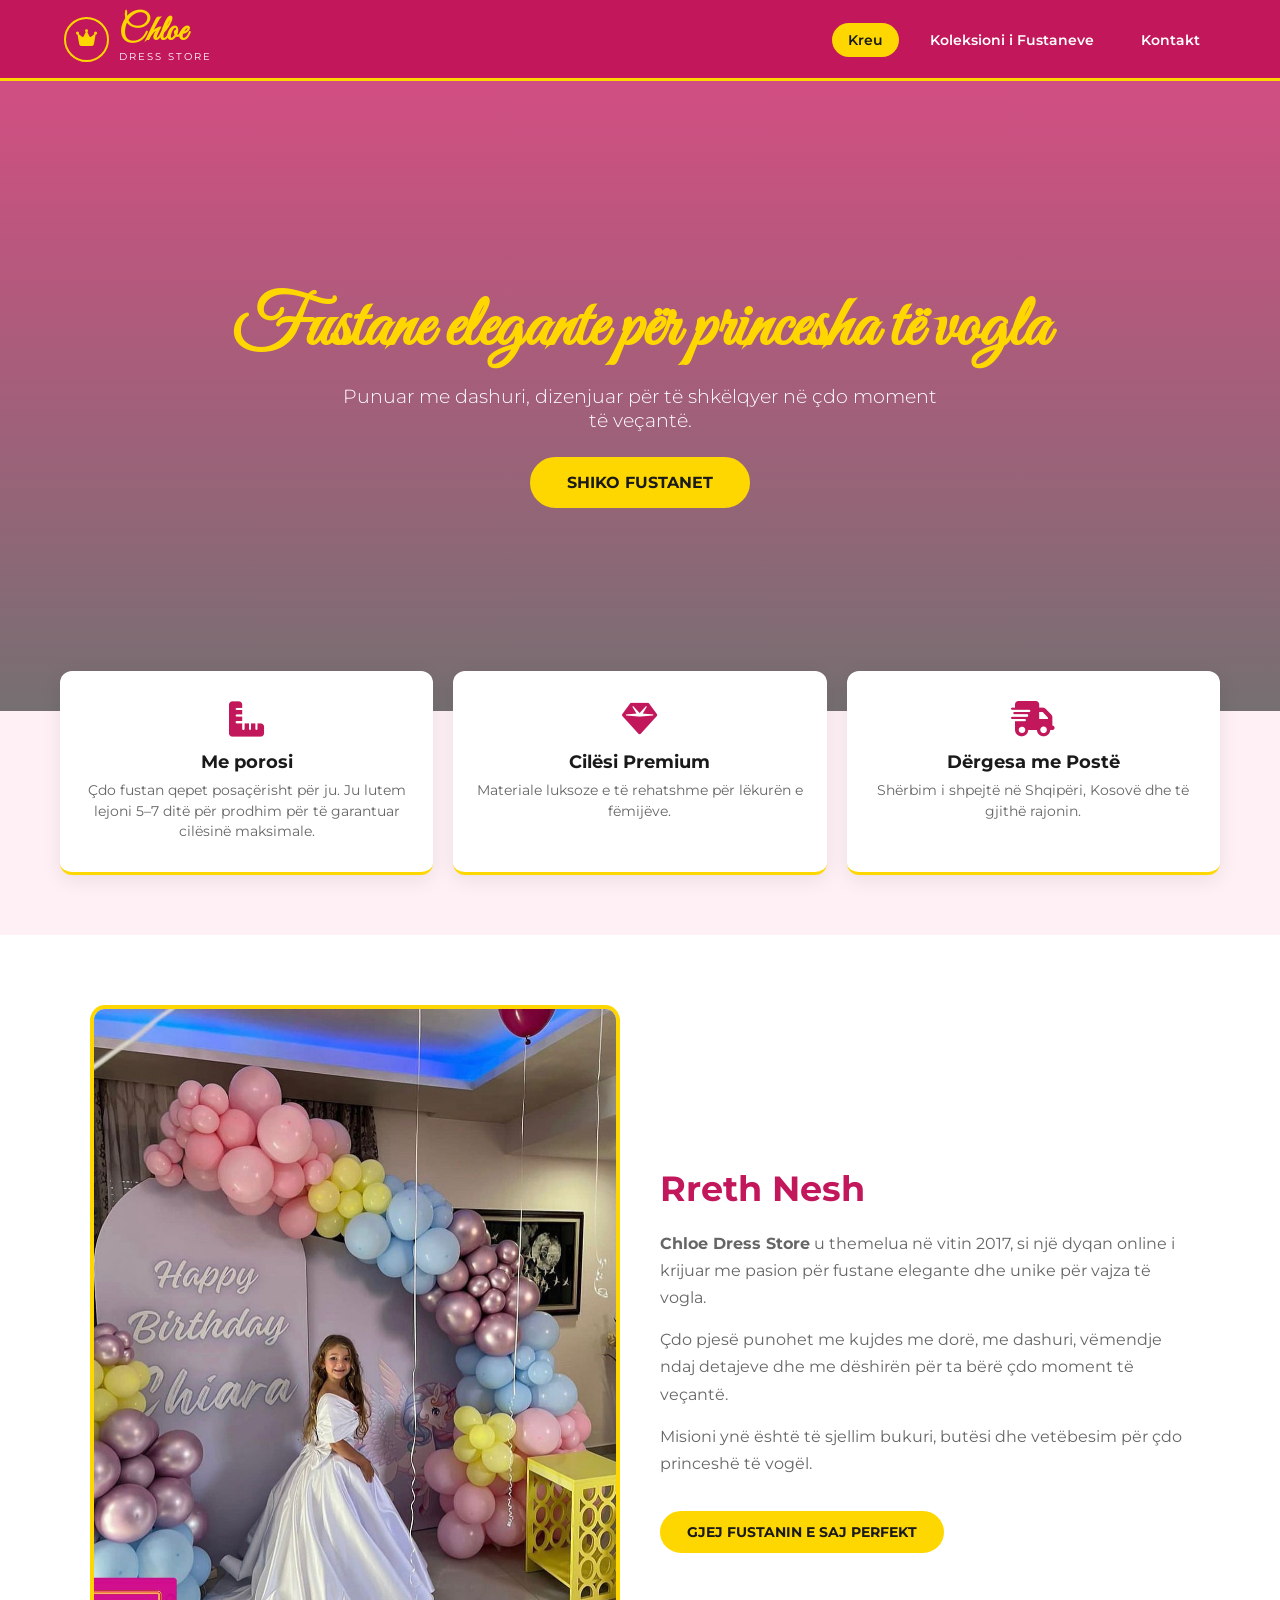
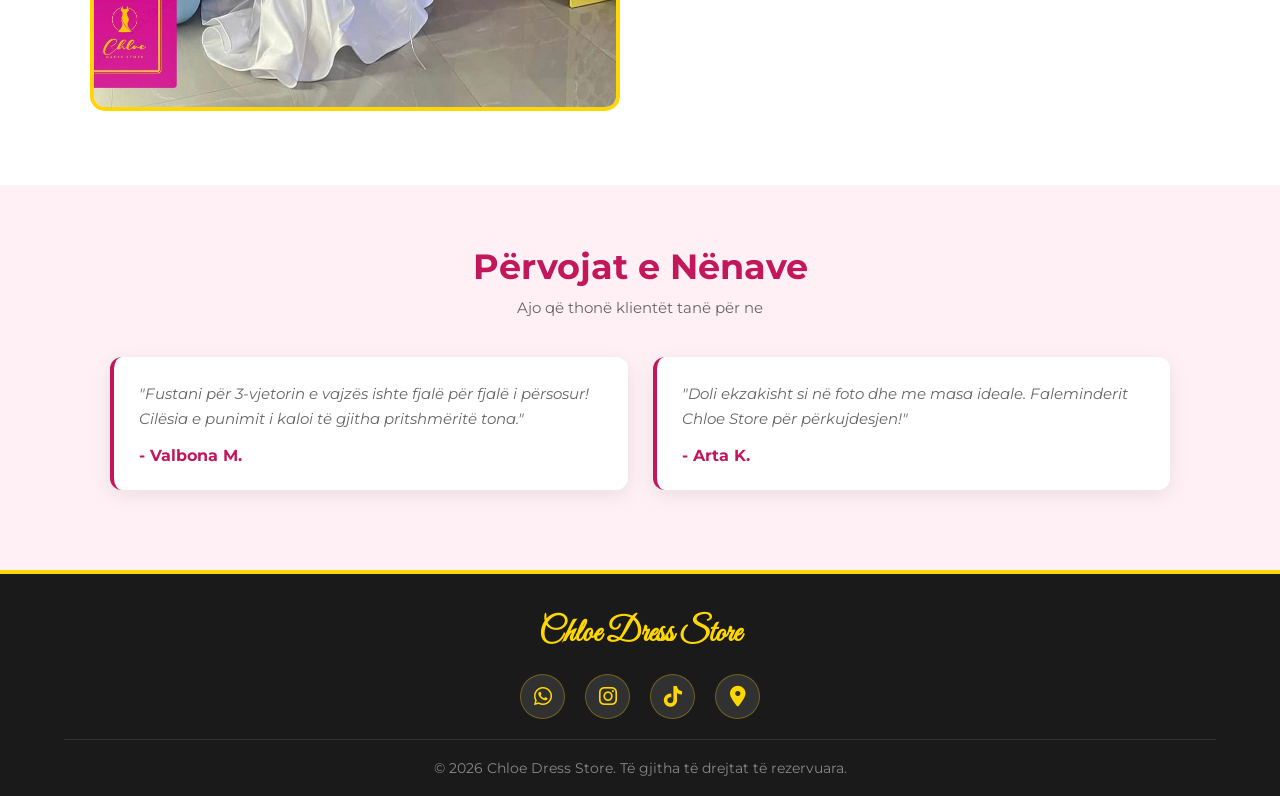
<file: index.html>
<!DOCTYPE html>
<html lang="sq">
<head>
    <meta charset="UTF-8">
    <meta name="viewport" content="width=device-width, initial-scale=1.0">
    <title>Chloe Dress Store | Kryesore</title>
    <link href="https://fonts.googleapis.com/css2?family=Great+Vibes&family=Montserrat:wght@300;400;500;600;700&display=swap" rel="stylesheet">
    <link rel="stylesheet" href="https://cdnjs.cloudflare.com/ajax/libs/font-awesome/6.4.0/css/all.min.css">
    <style>
        :root {
            --primary: #c2185b;
            --primary-hover: #9c0d45;
            --accent: #ffd700;
            --dark: #1a1a1a;
            --light-bg: #fff0f5;
            --white: #ffffff;
            --gray: #666666;
            --shadow: 0 5px 20px rgba(0,0,0,0.08);
        }

        * { margin: 0; padding: 0; box-sizing: border-box; font-family: 'Montserrat', sans-serif; scroll-behavior: smooth; }
        body { background-color: var(--light-bg); color: var(--dark); }

        header { background: var(--primary); padding: 15px 5%; position: sticky; top: 0; z-index: 1000; border-bottom: 3px solid var(--accent); }
        .nav-container { display: flex; justify-content: space-between; align-items: center; max-width: 1200px; margin: 0 auto; }
        .logo { display: flex; align-items: center; gap: 10px; text-decoration: none; }
        .logo-circle { width: 45px; height: 45px; border: 2px solid var(--accent); border-radius: 50%; display: flex; align-items: center; justify-content: center; color: var(--accent); font-size: 1.2rem; }
        .logo-text { font-family: 'Great Vibes', cursive; font-size: 2.2rem; color: var(--accent); font-weight: bold; line-height: 1; }
        .logo-sub { display: block; font-size: 0.65rem; letter-spacing: 2px; color: var(--white); text-transform: uppercase; }
        
        .nav-menu { display: flex; list-style: none; gap: 15px; }
        .nav-link { color: var(--white); text-decoration: none; font-weight: 600; font-size: 0.9rem; padding: 8px 16px; border-radius: 20px; transition: 0.3s; }
        .nav-link:hover, .nav-link.active { background: var(--accent); color: var(--dark); }
        .hamburger { display: none; color: var(--white); font-size: 1.5rem; cursor: pointer; }

        .hero { height: 70vh; background: linear-gradient(rgba(194, 24, 91, 0.75), rgba(26, 26, 26, 0.6)), url('https://images.unsplash.com/photo-1518831959646-742c3a14ebf7?auto=format&fit=crop&w=1500&q=80') center/cover; display: flex; align-items: center; justify-content: center; text-align: center; color: var(--white); padding: 0 20px; }
        .hero h1 { font-family: 'Great Vibes', cursive; font-size: 4.5rem; color: var(--accent); margin-bottom: 10px; }
        .hero p { font-size: 1.2rem; max-width: 600px; margin: 0 auto 25px auto; font-weight: 300; }
        .btn-primary { background: var(--accent); color: var(--dark); padding: 14px 35px; border-radius: 30px; text-decoration: none; font-weight: 700; text-transform: uppercase; border: 2px solid var(--accent); transition: 0.3s; display: inline-block; }
        .btn-primary:hover { background: transparent; color: var(--accent); }

        .features { display: grid; grid-template-columns: repeat(auto-fit, minmax(250px, 1fr)); gap: 20px; max-width: 1200px; margin: -40px auto 60px auto; padding: 0 20px; position: relative; z-index: 10; }
        .feature-box { background: var(--white); padding: 30px 20px; border-radius: 12px; text-align: center; box-shadow: var(--shadow); border-bottom: 3px solid var(--accent); }
        .feature-box i { font-size: 2.2rem; color: var(--primary); margin-bottom: 15px; }
        .feature-box h4 { font-size: 1.1rem; margin-bottom: 8px; }
        .feature-box p { font-size: 0.85rem; color: var(--gray); line-height: 1.5; }

        .about-section { background: var(--white); padding: 70px 5%; margin-bottom: 60px; }
        .about-container { max-width: 1100px; margin: 0 auto; display: grid; grid-template-columns: 1fr 1fr; gap: 40px; align-items: center; }
        .about-img img { width: 100%; border-radius: 15px; border: 4px solid var(--accent); aspect-ratio: 3/4; object-fit: cover; }
        .about-text h2 { font-size: 2.2rem; color: var(--primary); margin-bottom: 20px; }
        .about-text p { color: var(--gray); line-height: 1.7; margin-bottom: 15px; }

        .testimonials { max-width: 1100px; margin: 0 auto 80px auto; padding: 0 20px; }
        .section-title { text-align: center; font-size: 2.2rem; color: var(--primary); margin-bottom: 10px; }
        .section-subtitle { text-align: center; color: var(--gray); margin-bottom: 40px; font-size: 0.95rem; }
        .test-grid { display: grid; grid-template-columns: repeat(auto-fit, minmax(300px, 1fr)); gap: 25px; }
        .test-card { background: var(--white); padding: 25px; border-radius: 12px; box-shadow: var(--shadow); border-left: 4px solid var(--primary); }
        .test-card p { font-style: italic; color: var(--gray); font-size: 0.95rem; margin-bottom: 15px; line-height: 1.6; }
        .test-user { font-weight: 700; color: var(--primary); }

        footer { background: var(--dark); color: var(--white); padding: 40px 5% 20px 5%; border-top: 4px solid var(--accent); text-align: center; }
        .footer-content { max-width: 1200px; margin: 0 auto; display: flex; flex-direction: column; align-items: center; gap: 20px; }
        .social-icons { display: flex; gap: 20px; }
        .social-btn { width: 45px; height: 45px; background: rgba(255, 255, 255, 0.1); color: var(--accent); border-radius: 50%; display: flex; align-items: center; justify-content: center; font-size: 1.3rem; text-decoration: none; border: 1px solid rgba(255, 215, 0, 0.3); transition: 0.3s; }
        .social-btn:hover { background: var(--primary); color: var(--white); transform: translateY(-3px); }
        .copyright { margin-top: 20px; padding-top: 20px; border-top: 1px solid #333; color: #888; font-size: 0.85rem; width: 100%; }

        @media (max-width: 768px) {
            .nav-menu { position: fixed; top: 75px; left: -100%; width: 100%; height: calc(100vh - 75px); background: var(--primary); flex-direction: column; align-items: center; padding-top: 40px; transition: 0.4s; }
            .nav-menu.active { left: 0; }
            .hamburger { display: block; }
            .about-container { grid-template-columns: 1fr; }
            .hero h1 { font-size: 3rem; }
        }
    </style>
</head>
<body>

    <header>
        <div class="nav-container">
            <a href="index.html" class="logo">
                <div class="logo-circle"><i class="fas fa-crown"></i></div>
                <div><span class="logo-text">Chloe</span><span class="logo-sub">Dress Store</span></div>
            </a>
            <ul class="nav-menu" id="navMenu">
                <li><a href="index.html" class="nav-link active">Kreu</a></li>
                <li><a href="dresses.html" class="nav-link">Koleksioni i Fustaneve</a></li>
                <li><a href="#kontakt" class="nav-link">Kontakt</a></li>
            </ul>
            <div class="hamburger" id="hamburger"><i class="fas fa-bars"></i></div>
        </div>
    </header>

    <section class="hero">
        <div class="hero-content">
            <h1>Fustane elegante për princesha të vogla</h1>
            <p>Punuar me dashuri, dizenjuar për të shkëlqyer në çdo moment të veçantë.</p>
            <a href="dresses.html" class="btn-primary">Shiko fustanet</a>
        </div>
    </section>

    <div class="features">
        <div class="feature-box">
            <i class="fas fa-ruler-combined"></i>
            <h4>Me porosi</h4>
            <p>Çdo fustan qepet posaçërisht për ju. Ju lutem lejoni 5–7 ditë për prodhim për të garantuar cilësinë maksimale.</p>
        </div>
        <div class="feature-box">
            <i class="fas fa-gem"></i>
            <h4>Cilësi Premium</h4>
            <p>Materiale luksoze e të rehatshme për lëkurën e fëmijëve.</p>
        </div>
        <div class="feature-box">
            <i class="fas fa-shipping-fast"></i>
            <h4>Dërgesa me Postë</h4>
            <p>Shërbim i shpejtë në Shqipëri, Kosovë dhe të gjithë rajonin.</p>
        </div>
    </div>

    <section class="about-section">
        <div class="about-container">
            <div class="about-img">
                <img src="Dresses Images/Dress3_1.jpg" alt="Chloe Store">
            </div>
            <div class="about-text">
                <h2>Rreth Nesh</h2>
                <p><strong>Chloe Dress Store</strong> u themelua në vitin 2017, si një dyqan online i krijuar me pasion për fustane elegante dhe unike për vajza të vogla.</p>
                <p>Çdo pjesë punohet me kujdes me dorë, me dashuri, vëmendje ndaj detajeve dhe me dëshirën për ta bërë çdo moment të veçantë.</p>
                <p>Misioni ynë është të sjellim bukuri, butësi dhe vetëbesim për çdo princeshë të vogël.</p>
                <br>
                <a href="dresses.html" class="btn-primary" style="padding: 10px 25px; font-size: 0.9rem;">Gjej fustanin e saj perfekt</a>
            </div>
        </div>
    </section>

    <section class="testimonials">
        <h2 class="section-title">Përvojat e Nënave</h2>
        <p class="section-subtitle">Ajo që thonë klientët tanë për ne</p>
        <div class="test-grid">
            <div class="test-card">
                <p>"Fustani për 3-vjetorin e vajzës ishte fjalë për fjalë i përsosur! Cilësia e punimit i kaloi të gjitha pritshmëritë tona."</p>
                <div class="test-user">- Valbona M.</div>
            </div>
            <div class="test-card">
                <p>"Doli ekzakisht si në foto dhe me masa ideale. Faleminderit Chloe Store për përkujdesjen!"</p>
                <div class="test-user">- Arta K.</div>
            </div>
        </div>
    </section>

 
    
    <footer id="kontakt">
        <div class="footer-content">
            <h3 style="color: var(--accent); font-family: 'Great Vibes', cursive; font-size: 2rem;">Chloe Dress Store</h3>
            <div class="social-icons">
                <a href="https://wa.me/355686715188" target="_blank" class="social-btn"><i class="fab fa-whatsapp"></i></a>
                <a href="https://instagram.com/chloe_dress_store" target="_blank" class="social-btn"><i class="fab fa-instagram"></i></a>
                <a href="https://tiktok.com/@chloe_dress" target="_blank" class="social-btn"><i class="fab fa-tiktok"></i></a>
                <a href="https://maps.app.goo.gl/uAFEYKA2B8LZtSoo7" target="_blank" class="social-btn" title="Vendndodhja në Google Maps"><i class="fas fa-location-dot"></i></a>
            </div>
        </div>
        <div class="copyright">&copy; 2026 Chloe Dress Store. Të gjitha të drejtat të rezervuara.</div>
    </footer>

    <script>
        const hamburger = document.getElementById('hamburger');
        const navMenu = document.getElementById('navMenu');
        const navLinks = document.querySelectorAll('.nav-link');

        hamburger.addEventListener('click', () => navMenu.classList.toggle('active'));
        
        navLinks.forEach(link => {
            link.addEventListener('click', () => navMenu.classList.remove('active'));
        });
    </script>
</body>
</html>
</file>
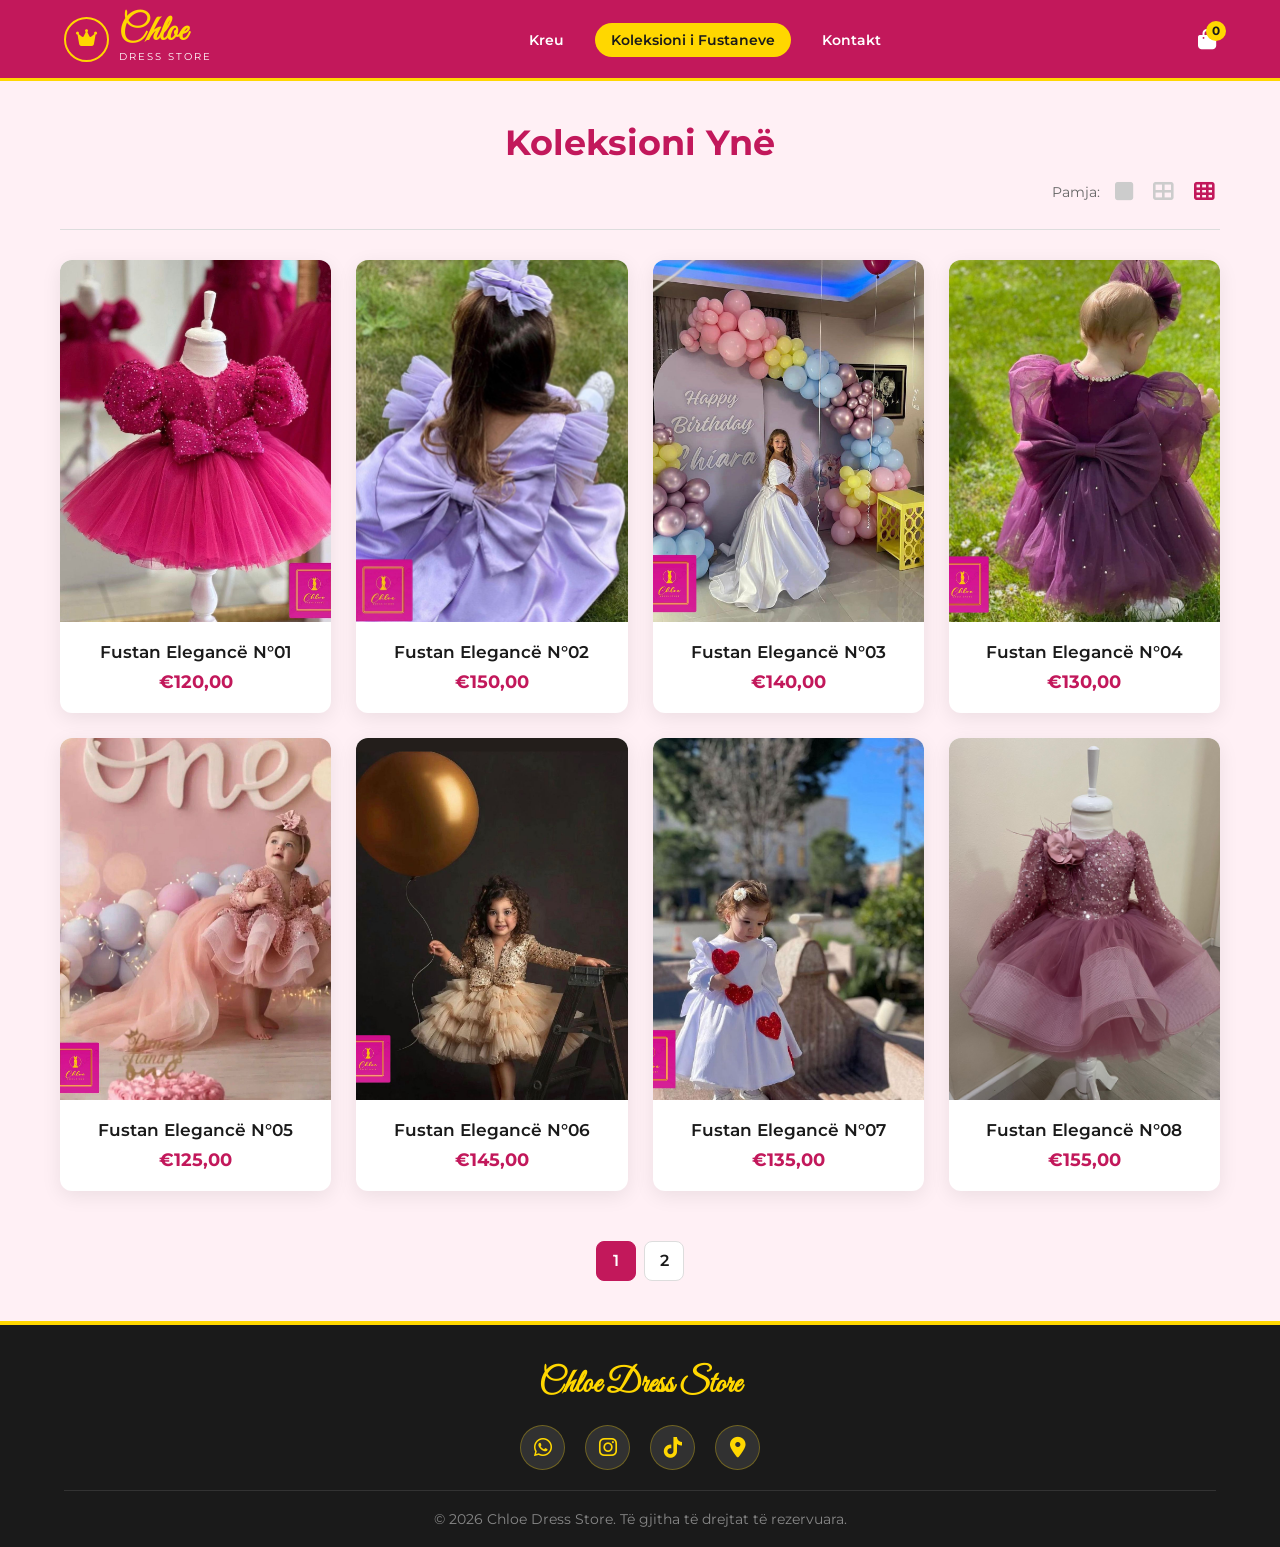
<file: dresses.html>
<!DOCTYPE html>
<html lang="sq">
<head>
    <meta charset="UTF-8">
    <meta name="viewport" content="width=device-width, initial-scale=1.0">
    <title>Chloe Dress Store | Koleksioni</title>
    <link href="https://fonts.googleapis.com/css2?family=Great+Vibes&family=Montserrat:wght@300;400;500;600;700&display=swap" rel="stylesheet">
    <link rel="stylesheet" href="https://cdnjs.cloudflare.com/ajax/libs/font-awesome/6.4.0/css/all.min.css">
    <style>
        :root {
            --primary: #c2185b;
            --primary-hover: #9c0d45;
            --accent: #ffd700;
            --dark: #1a1a1a;
            --light-bg: #fff0f5;
            --white: #ffffff;
            --gray: #666666;
            --shadow: 0 5px 20px rgba(0,0,0,0.08);
        }

        * { margin: 0; padding: 0; box-sizing: border-box; font-family: 'Montserrat', sans-serif; scroll-behavior: smooth; }
        body { background-color: var(--light-bg); color: var(--dark); }

        /* --- HEADER --- */
        header { background: var(--primary); padding: 15px 5%; position: sticky; top: 0; z-index: 1000; border-bottom: 3px solid var(--accent); }
        .nav-container { display: flex; justify-content: space-between; align-items: center; max-width: 1200px; margin: 0 auto; }
        .logo { display: flex; align-items: center; gap: 10px; text-decoration: none; }
        .logo-circle { width: 45px; height: 45px; border: 2px solid var(--accent); border-radius: 50%; display: flex; align-items: center; justify-content: center; color: var(--accent); font-size: 1.2rem; }
        .logo-text { font-family: 'Great Vibes', cursive; font-size: 2.2rem; color: var(--accent); font-weight: bold; line-height: 1; }
        .logo-sub { display: block; font-size: 0.65rem; letter-spacing: 2px; color: var(--white); text-transform: uppercase; }

        .nav-menu { display: flex; list-style: none; gap: 15px; }
        .nav-link { color: var(--white); text-decoration: none; font-weight: 600; font-size: 0.9rem; padding: 8px 16px; border-radius: 20px; transition: 0.3s; }
        .nav-link:hover, .nav-link.active { background: var(--accent); color: var(--dark); }
        
        .nav-icons { display: flex; align-items: center; gap: 20px; }
        .cart-icon-btn { background: transparent; border: none; color: var(--white); font-size: 1.3rem; cursor: pointer; position: relative; text-decoration: none; display: flex; align-items: center; }
        .cart-badge { position: absolute; top: -8px; right: -10px; background: var(--accent); color: var(--dark); font-size: 0.75rem; font-weight: bold; width: 20px; height: 20px; border-radius: 50%; display: flex; align-items: center; justify-content: center; }
        .hamburger { display: none; color: var(--white); font-size: 1.5rem; cursor: pointer; }

        /* --- CATALOG LAYOUT --- */
        .catalog { max-width: 1200px; margin: 40px auto; padding: 0 20px; }
        .page-title { text-align: center; font-size: 2.2rem; color: var(--primary); margin-bottom: 10px; font-weight: 700; }

        /* Toolbar */
        .collection-toolbar { display: flex; justify-content: space-between; align-items: center; padding-bottom: 20px; border-bottom: 1px solid #ddd; margin-bottom: 30px; font-size: 0.9rem; color: var(--gray); }
        .toolbar-group { display: flex; align-items: center; gap: 10px; }
        
        .grid-btn { background: transparent; border: none; font-size: 1.3rem; color: #ccc; cursor: pointer; transition: 0.3s; padding: 5px; }
        .grid-btn.active { color: var(--primary); }
        .grid-btn:hover { color: var(--primary-hover); }

        /* Grid */
        .product-grid { display: grid; grid-template-columns: repeat(4, 1fr); gap: 25px; transition: 0.3s; }
        .product-grid.force-1-col { grid-template-columns: 1fr !important; }
        .product-grid.force-1-col .product-card { max-width: 450px; margin: 0 auto; width: 100%; }
        .product-grid.force-2-col { grid-template-columns: repeat(2, 1fr) !important; }
        
        /* Product Card */
        .product-card { background: var(--white); border-radius: 12px; box-shadow: var(--shadow); display: flex; flex-direction: column; overflow: hidden; transition: transform 0.3s ease; text-decoration: none; color: inherit; cursor: pointer; }
        .product-card:hover { transform: translateY(-5px); }

        .image-container { position: relative; width: 100%; aspect-ratio: 3/4; overflow: hidden; background: #fafafa; }
        .image-container img { position: absolute; top: 0; left: 0; width: 100%; height: 100%; object-fit: cover; transition: opacity 0.5s ease; }
        .img-hover { opacity: 0; }
        .image-container:hover .img-hover { opacity: 1; }
        .image-container:hover .img-main { opacity: 0; }

        .product-details { padding: 20px 15px; text-align: center; display: flex; flex-direction: column; justify-content: center; flex-grow: 1; }
        .product-title { font-size: 1.05rem; font-weight: 600; margin-bottom: 8px; color: var(--dark); }
        .product-price { font-size: 1.15rem; color: var(--primary); font-weight: 700; }

        /* Pagination */
        .pagination { display: flex; justify-content: center; gap: 8px; margin-top: 50px; }
        .page-num { width: 40px; height: 40px; border-radius: 8px; background: var(--white); border: 1px solid #ddd; display: flex; align-items: center; justify-content: center; text-decoration: none; color: var(--dark); font-weight: 600; cursor: pointer; transition: 0.3s; }
        .page-num.active, .page-num:hover { background: var(--primary); color: var(--white); border-color: var(--primary); }

        /* --- CART / CHECKOUT MODAL --- */
        .cart-modal { position: fixed; top: 0; right: -100%; width: 100%; max-width: 420px; height: 100vh; background: var(--white); box-shadow: -5px 0 25px rgba(0,0,0,0.2); z-index: 2000; transition: 0.4s; display: flex; flex-direction: column; }
        .cart-modal.open { right: 0; }
        .cart-header { background: var(--primary); color: var(--white); padding: 20px; display: flex; justify-content: space-between; align-items: center; }
        .close-cart { background: none; border: none; color: var(--white); font-size: 1.5rem; cursor: pointer; }
        .cart-body { padding: 20px; overflow-y: auto; flex-grow: 1; }
        
        .cart-item { display: flex; align-items: center; gap: 12px; margin-bottom: 15px; padding-bottom: 15px; border-bottom: 1px solid #eee; }
        .cart-item-img { width: 60px; height: 80px; aspect-ratio: 3/4; border-radius: 6px; object-fit: cover; border: 1px solid #eee; flex-shrink: 0; }
        .cart-item-info { flex-grow: 1; }
        
        .checkout-summary { margin-bottom: 15px; display: flex; flex-direction: column; gap: 8px; font-size: 0.95rem; }
        .summary-row { display: flex; justify-content: space-between; color: var(--gray); }
        .summary-row.total { font-weight: 700; font-size: 1.15rem; color: var(--dark); border-top: 1px dashed #ccc; padding-top: 8px; margin-top: 4px; }

        .cart-footer { padding: 20px; background: #f9f9f9; border-top: 1px solid #eee; }
        .order-form { display: flex; flex-direction: column; gap: 10px; }
        .order-form input { padding: 12px; border: 1px solid #ccc; border-radius: 6px; font-size: 0.9rem; outline: none; }
        .btn-whatsapp { background: #25D366; color: white; border: none; padding: 14px; border-radius: 8px; font-weight: 700; cursor: pointer; display: flex; align-items: center; justify-content: center; gap: 8px; width: 100%; text-transform: uppercase; font-size: 0.95rem; }
        .btn-whatsapp:hover { background: #1eb956; }
        .overlay { position: fixed; inset: 0; background: rgba(0,0,0,0.5); z-index: 1500; display: none; }
        .overlay.active { display: block; }

        /* Footer */
        footer { background: var(--dark); color: var(--white); padding: 40px 5% 20px 5%; border-top: 4px solid var(--accent); text-align: center; }
        .footer-content { max-width: 1200px; margin: 0 auto; display: flex; flex-direction: column; align-items: center; gap: 20px; }
        .social-icons { display: flex; gap: 20px; }
        .social-btn { width: 45px; height: 45px; background: rgba(255, 255, 255, 0.1); color: var(--accent); border-radius: 50%; display: flex; align-items: center; justify-content: center; font-size: 1.3rem; text-decoration: none; border: 1px solid rgba(255, 215, 0, 0.3); transition: 0.3s; }
        .social-btn:hover { background: var(--primary); color: var(--white); transform: translateY(-3px); }
        .copyright { margin-top: 20px; padding-top: 20px; border-top: 1px solid #333; color: #888; font-size: 0.85rem; width: 100%; }

        .hide-mobile { display: inline-block; }
        @media (max-width: 900px) { .product-grid { grid-template-columns: repeat(3, 1fr); } }
        @media (max-width: 768px) {
            .nav-menu { position: fixed; top: 75px; left: -100%; width: 100%; height: calc(100vh - 75px); background: var(--primary); flex-direction: column; align-items: center; padding-top: 40px; transition: 0.4s; }
            .nav-menu.active { left: 0; }
            .hamburger { display: block; }
            .product-grid { grid-template-columns: repeat(2, 1fr); gap: 15px; }
            .hide-mobile { display: none !important; }
            .product-details { padding: 15px 10px; }
            .product-title { font-size: 0.95rem; }
        }
    </style>
</head>
<body>

    <header>
        <div class="nav-container">
            <a href="index.html" class="logo">
                <div class="logo-circle"><i class="fas fa-crown"></i></div>
                <div><span class="logo-text">Chloe</span><span class="logo-sub">Dress Store</span></div>
            </a>
            <ul class="nav-menu" id="navMenu">
                <li><a href="index.html" class="nav-link">Kreu</a></li>
                <li><a href="dresses.html" class="nav-link active">Koleksioni i Fustaneve</a></li>
                <li><a href="#kontakt" class="nav-link">Kontakt</a></li>
            </ul>
            <div class="nav-icons">
                <button class="cart-icon-btn" id="openCartBtn" title="Shiko Shportën">
                    <i class="fas fa-shopping-bag"></i>
                    <span class="cart-badge" id="cartCount">0</span>
                </button>
                <div class="hamburger" id="hamburger"><i class="fas fa-bars"></i></div>
            </div>
        </div>
    </header>

    <section class="catalog">
        <h1 class="page-title">Koleksioni Ynë</h1>
        
        <div class="collection-toolbar">
            <div class="toolbar-group">
            </div>
            
            <div class="toolbar-group">
                <label class="hide-mobile">Pamja:</label>
                <button id="btn-grid-1" class="grid-btn" onclick="setGrid(1)"><i class="fas fa-square"></i></button>
                <button id="btn-grid-2" class="grid-btn" onclick="setGrid(2)"><i class="fas fa-th-large"></i></button>
                <button id="btn-grid-4" class="grid-btn active hide-mobile" onclick="setGrid(4)"><i class="fas fa-th"></i></button>
            </div>
        </div>

        <div class="product-grid" id="productGrid">

            <!-- Model 1 -->
            <a href="product-detail.html?id=1&title=Fustan%20Elegancë%20N°01&price=120&img1=Dresses%20Images/Dress1_1.jpg&img2=Dresses%20Images/Dress1_2.jpg" class="product-card" data-page="1">
                <div class="image-container">
                    <img src="Dresses Images/Dress1_1.jpg" class="img-main" alt="Fustan Elegancë N°01">
                    <img src="Dresses Images/Dress1_2.jpg" class="img-hover" alt="Detaj">
                </div>
                <div class="product-details">
                    <h3 class="product-title">Fustan Elegancë N°01</h3>
                    <p class="product-price">€120,00</p>
                </div>
            </a>

            <!-- Model 2 -->
            <a href="product-detail.html?id=2&title=Fustan%20Elegancë%20N°02&price=150&img1=Dresses%20Images/Dress2_1.jpg&img2=Dresses%20Images/Dress2_2.jpg" class="product-card" data-page="1">
                <div class="image-container">
                    <img src="Dresses Images/Dress2_1.jpg" class="img-main" alt="Fustan Elegancë N°02">
                    <img src="Dresses Images/Dress2_2.jpg" class="img-hover" alt="Detaj">
                </div>
                <div class="product-details">
                    <h3 class="product-title">Fustan Elegancë N°02</h3>
                    <p class="product-price">€150,00</p>
                </div>
            </a>

            <!-- Model 3 -->
            <a href="product-detail.html?id=3&title=Fustan%20Elegancë%20N°03&price=140&img1=Dresses%20Images/Dress3_1.jpg&img2=Dresses%20Images/Dress3_2.jpg" class="product-card" data-page="1">
                <div class="image-container">
                    <img src="Dresses Images/Dress3_1.jpg" class="img-main" alt="Fustan Elegancë N°03">
                    <img src="Dresses Images/Dress3_2.jpg" class="img-hover" alt="Detaj">
                </div>
                <div class="product-details">
                    <h3 class="product-title">Fustan Elegancë N°03</h3>
                    <p class="product-price">€140,00</p>
                </div>
            </a>

            <!-- Model 4 -->
            <a href="product-detail.html?id=4&title=Fustan%20Elegancë%20N°04&price=130&img1=Dresses%20Images/Dress4_1.jpg&img2=Dresses%20Images/Dress4_2.jpg" class="product-card" data-page="1">
                <div class="image-container">
                    <img src="Dresses Images/Dress4_1.jpg" class="img-main" alt="Fustan Elegancë N°04">
                    <img src="Dresses Images/Dress4_2.jpg" class="img-hover" alt="Detaj">
                </div>
                <div class="product-details">
                    <h3 class="product-title">Fustan Elegancë N°04</h3>
                    <p class="product-price">€130,00</p>
                </div>
            </a>

            <!-- Model 5 -->
            <a href="product-detail.html?id=5&title=Fustan%20Elegancë%20N°05&price=125&img1=Dresses%20Images/Dress5_1.jpg&img2=Dresses%20Images/Dress5_2.jpg" class="product-card" data-page="1">
                <div class="image-container">
                    <img src="Dresses Images/Dress5_1.jpg" class="img-main" alt="Fustan Elegancë N°05">
                    <img src="Dresses Images/Dress5_2.jpg" class="img-hover" alt="Detaj">
                </div>
                <div class="product-details">
                    <h3 class="product-title">Fustan Elegancë N°05</h3>
                    <p class="product-price">€125,00</p>
                </div>
            </a>

            <!-- Model 6 -->
            <a href="product-detail.html?id=6&title=Fustan%20Elegancë%20N°06&price=145&img1=Dresses%20Images/Dress6_1.jpg&img2=Dresses%20Images/Dress6_2.jpg" class="product-card" data-page="1">
                <div class="image-container">
                    <img src="Dresses Images/Dress6_1.jpg" class="img-main" alt="Fustan Elegancë N°06">
                    <img src="Dresses Images/Dress6_2.jpg" class="img-hover" alt="Detaj">
                </div>
                <div class="product-details">
                    <h3 class="product-title">Fustan Elegancë N°06</h3>
                    <p class="product-price">€145,00</p>
                </div>
            </a>

            <!-- Model 7 -->
            <a href="product-detail.html?id=7&title=Fustan%20Elegancë%20N°07&price=135&img1=Dresses%20Images/Dress7_1.jpg&img2=Dresses%20Images/Dress7_2.jpg" class="product-card" data-page="1">
                <div class="image-container">
                    <img src="Dresses Images/Dress7_1.jpg" class="img-main" alt="Fustan Elegancë N°07">
                    <img src="Dresses Images/Dress7_2.jpg" class="img-hover" alt="Detaj">
                </div>
                <div class="product-details">
                    <h3 class="product-title">Fustan Elegancë N°07</h3>
                    <p class="product-price">€135,00</p>
                </div>
            </a>

            <!-- Model 8 -->
            <a href="product-detail.html?id=8&title=Fustan%20Elegancë%20N°08&price=155&img1=Dresses%20Images/Dress8_1.jpg&img2=Dresses%20Images/Dress8_2.jpg" class="product-card" data-page="1">
                <div class="image-container">
                    <img src="Dresses Images/Dress8_1.jpg" class="img-main" alt="Fustan Elegancë N°08">
                    <img src="Dresses Images/Dress8_2.jpg" class="img-hover" alt="Detaj">
                </div>
                <div class="product-details">
                    <h3 class="product-title">Fustan Elegancë N°08</h3>
                    <p class="product-price">€155,00</p>
                </div>
            </a>

        </div>

        <div class="pagination">
            <div class="page-num active" id="pageBtn1" onclick="showPage(1)">1</div>
            <div class="page-num" id="pageBtn2" onclick="showPage(2)">2</div>
        </div>
    </section>

    <!-- DRAWER I SHPORTËS -->
    <div class="overlay" id="overlay"></div>
    <div class="cart-modal" id="cartModal">
        <div class="cart-header">
            <h3>Shporta Juaj</h3>
            <button class="close-cart" id="closeCartBtn">&times;</button>
        </div>
        <div class="cart-body" id="cartItems">
            <p style="text-align:center; color:#888;">Shporta është bosh.</p>
        </div>
        <div class="cart-footer">
            <div class="checkout-summary">
                <div class="summary-row">
                    <span>Nëntotali:</span>
                    <span id="cartSubtotal">€0,00</span>
                </div>
                <div class="summary-row">
                    <span>Posta (Shipping):</span>
                    <span id="shippingFee">€3,00</span>
                </div>
                <div class="summary-row total">
                    <span>Totali:</span>
                    <span id="cartTotal">€0,00</span>
                </div>
            </div>

            <div class="order-form">
                <input type="text" id="custName" placeholder="Emri & Mbiemri" required>
                <input type="text" id="custAddress" placeholder="Adresa / Qyteti" required>
                <input type="tel" id="custPhone" placeholder="Numri i Telefonit" required>
                <button class="btn-whatsapp" onclick="sendOrderWhatsApp()"><i class="fab fa-whatsapp"></i> Dërgo Porosinë në WhatsApp</button>
            </div>
        </div>
    </div>

    <footer id="kontakt">
        <div class="footer-content">
            <h3 style="color: var(--accent); font-family: 'Great Vibes', cursive; font-size: 2rem;">Chloe Dress Store</h3>
            <div class="social-icons">
                <a href="https://wa.me/355686715188" target="_blank" class="social-btn"><i class="fab fa-whatsapp"></i></a>
                <a href="https://instagram.com/chloe_dress_store" target="_blank" class="social-btn"><i class="fab fa-instagram"></i></a>
                <a href="https://tiktok.com/@chloe_dress" target="_blank" class="social-btn"><i class="fab fa-tiktok"></i></a>
                <a href="https://maps.app.goo.gl/uAFEYKA2B8LZtSoo7" target="_blank" class="social-btn" title="Vendndodhja në Google Maps"><i class="fas fa-location-dot"></i></a>
            </div>
        </div>
        <div class="copyright">&copy; 2026 Chloe Dress Store. Të gjitha të drejtat të rezervuara.</div>
    </footer>

    <script>
        const SHIPPING_COST = 3.00;

        function getCart() { return JSON.parse(localStorage.getItem('chloe_cart')) || []; }
        function saveCart(cart) { localStorage.setItem('chloe_cart', JSON.stringify(cart)); updateCartUI(); }

        const cartModal = document.getElementById('cartModal');
        const overlay = document.getElementById('overlay');

        function toggleCart(open) {
            if(open) { cartModal.classList.add('open'); overlay.classList.add('active'); }
            else { cartModal.classList.remove('open'); overlay.classList.remove('active'); }
        }

        document.getElementById('openCartBtn').addEventListener('click', () => toggleCart(true));
        document.getElementById('closeCartBtn').addEventListener('click', () => toggleCart(false));
        overlay.addEventListener('click', () => toggleCart(false));

        function removeFromCart(index) {
            let cart = getCart();
            cart.splice(index, 1);
            saveCart(cart);
        }

        function updateCartUI() {
            const cart = getCart();
            const cartItemsContainer = document.getElementById('cartItems');
            const cartCount = document.getElementById('cartCount');
            const cartSubtotal = document.getElementById('cartSubtotal');
            const shippingFee = document.getElementById('shippingFee');
            const cartTotal = document.getElementById('cartTotal');

            cartCount.innerText = cart.length;

            if (cart.length === 0) {
                cartItemsContainer.innerHTML = '<p style="text-align:center; color:#888; padding:20px 0;">Shporta juaj është bosh.</p>';
                cartSubtotal.innerText = '€0,00';
                shippingFee.innerText = '€0,00';
                cartTotal.innerText = '€0,00';
                return;
            }

            let html = '';
            let subtotal = 0;

            cart.forEach((item, index) => {
                const itemTotal = item.price * item.qty;
                subtotal += itemTotal;
                html += `
                    <div class="cart-item">
                        <img src="${item.img}" alt="${item.title}" class="cart-item-img">
                        <div class="cart-item-info">
                            <div style="font-weight:600; font-size:0.9rem;">${item.title}</div>
                            <div style="font-size:0.8rem; color:var(--primary);">Masa: ${item.size} | Sasia: ${item.qty}</div>
                            <div style="font-weight:700; margin-top:4px; font-size:0.9rem;">€${itemTotal.toFixed(2)}</div>
                        </div>
                        <button style="color:var(--primary); background:none; border:none; cursor:pointer; font-size:1.1rem;" onclick="removeFromCart(${index})">
                            <i class="fas fa-trash"></i>
                        </button>
                    </div>
                `;
            });

            const grandTotal = subtotal + SHIPPING_COST;
            cartItemsContainer.innerHTML = html;
            cartSubtotal.innerText = '€' + subtotal.toFixed(2);
            shippingFee.innerText = '€' + SHIPPING_COST.toFixed(2);
            cartTotal.innerText = '€' + grandTotal.toFixed(2);
        }

        function sendOrderWhatsApp() {
            const cart = getCart();
            if (cart.length === 0) return alert("Shporta juaj është bosh!");
            const name = document.getElementById('custName').value.trim();
            const address = document.getElementById('custAddress').value.trim();
            const phone = document.getElementById('custPhone').value.trim();

            if (!name || !address || !phone) return alert("Ju lutem plotësoni të gjitha fushat!");

            let itemsList = "";
            let subtotal = 0;
            cart.forEach((item, i) => {
                const sub = item.price * item.qty;
                itemsList += `${i + 1}. *${item.title}*%0A   - Masa: ${item.size}%0A   - Sasia: ${item.qty}%0A   - Çmimi: €${sub.toFixed(2)}%0A`;
                subtotal += sub;
            });

            const grandTotal = subtotal + SHIPPING_COST;
            const message = `Përshëndetje *Chloe Dress Store*! Dëshiroj të bëj këtë porosi:%0A%0A*PRODUKTET:*%0A${itemsList}%0A------------------------------%0A*Nëntotali:* €${subtotal.toFixed(2)}%0A*Posta:* €${SHIPPING_COST.toFixed(2)}%0A*TOTALI:* €${grandTotal.toFixed(2)}%0A------------------------------%0A%0A*KLIENTI:*%0A👤 Emri: ${name}%0A📍 Adresa: ${address}%0A📞 Tel: ${phone}`;

            window.open(`https://wa.me/355686715188?text=${message}`, '_blank');
        }

        function showPage(pageNum) {
            const cards = document.querySelectorAll('.product-card');
            cards.forEach(card => card.style.display = card.getAttribute('data-page') == pageNum ? 'flex' : 'none');
            document.querySelectorAll('.page-num').forEach(btn => btn.classList.remove('active'));
            document.getElementById('pageBtn' + pageNum).classList.add('active');
        }

        function setGrid(cols) {
            const grid = document.getElementById('productGrid');
            grid.classList.remove('force-1-col', 'force-2-col');
            if (cols === 1) grid.classList.add('force-1-col');
            if (cols === 2) grid.classList.add('force-2-col');
        }

        const hamburger = document.getElementById('hamburger');
        const navMenu = document.getElementById('navMenu');
        hamburger.addEventListener('click', () => navMenu.classList.toggle('active'));

        document.addEventListener('DOMContentLoaded', updateCartUI);
    </script>
</body>
</html>
</file>
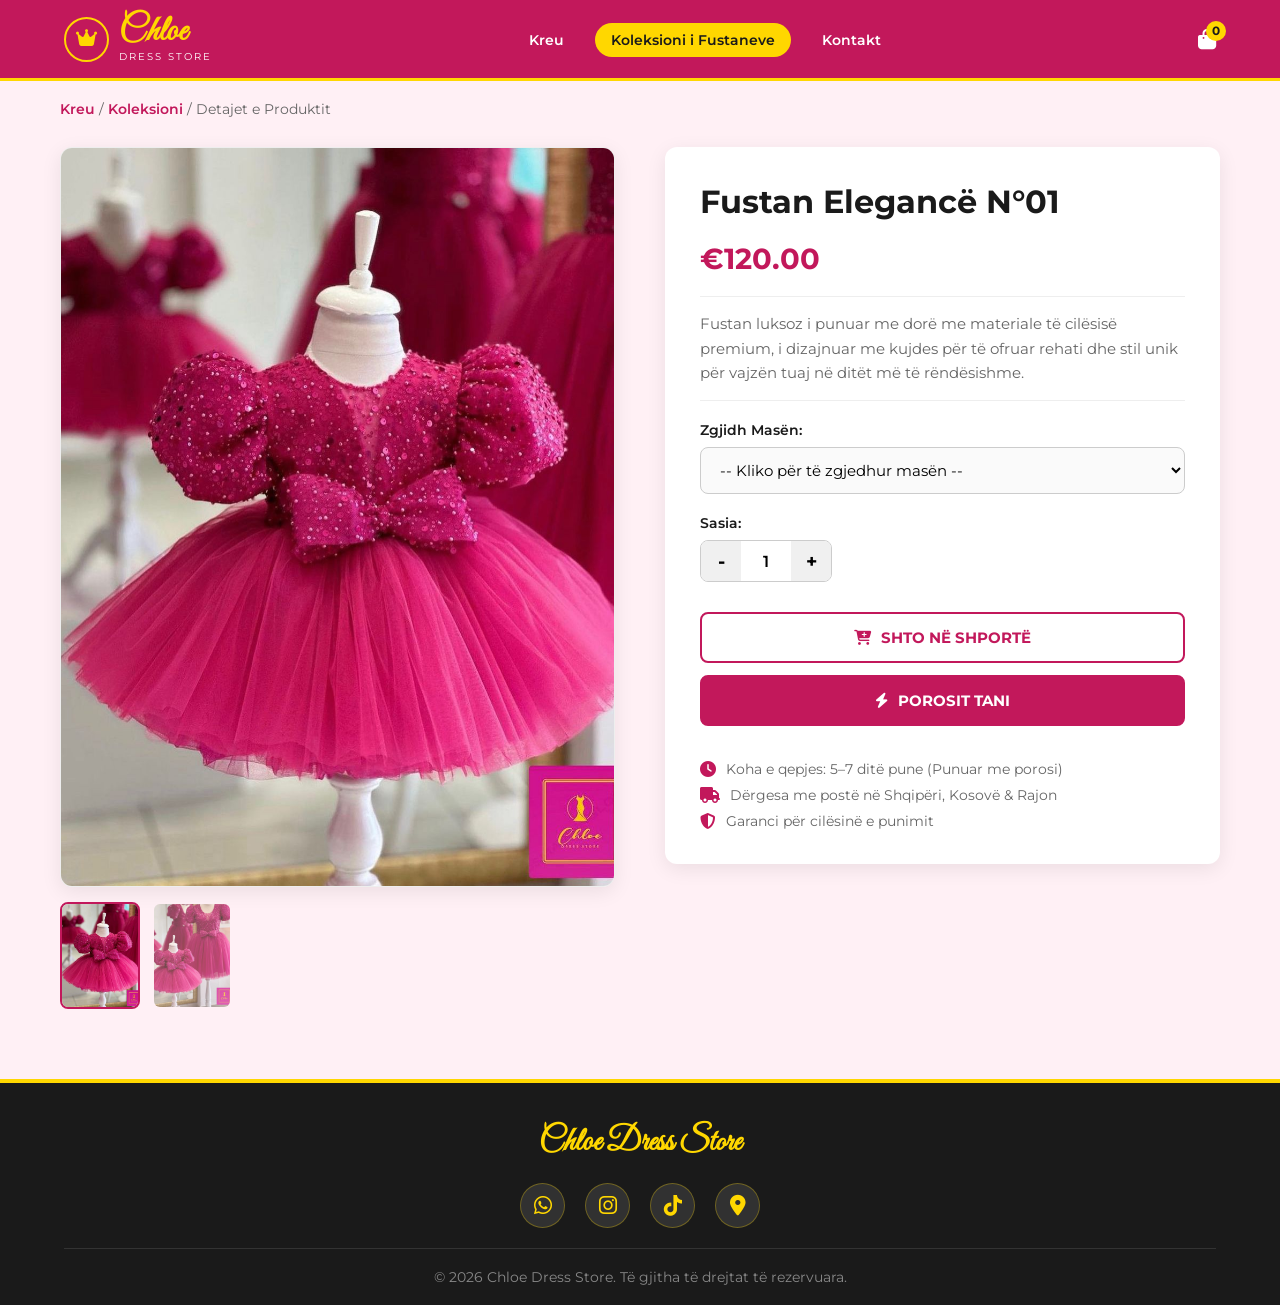
<file: product-detail.html>
<!DOCTYPE html>
<html lang="sq">
<head>
    <meta charset="UTF-8">
    <meta name="viewport" content="width=device-width, initial-scale=1.0">
    <title>Chloe Dress Store | Detajet e Produktit</title>
    <link href="https://fonts.googleapis.com/css2?family=Great+Vibes&family=Montserrat:wght@300;400;500;600;700&display=swap" rel="stylesheet">
    <link rel="stylesheet" href="https://cdnjs.cloudflare.com/ajax/libs/font-awesome/6.4.0/css/all.min.css">
    <style>
        :root {
            --primary: #c2185b;
            --primary-hover: #9c0d45;
            --accent: #ffd700;
            --dark: #1a1a1a;
            --light-bg: #fff0f5;
            --white: #ffffff;
            --gray: #666666;
            --shadow: 0 5px 20px rgba(0,0,0,0.08);
        }

        * { margin: 0; padding: 0; box-sizing: border-box; font-family: 'Montserrat', sans-serif; scroll-behavior: smooth; }
        body { background-color: var(--light-bg); color: var(--dark); }

        header { background: var(--primary); padding: 15px 5%; position: sticky; top: 0; z-index: 1000; border-bottom: 3px solid var(--accent); }
        .nav-container { display: flex; justify-content: space-between; align-items: center; max-width: 1200px; margin: 0 auto; }
        .logo { display: flex; align-items: center; gap: 10px; text-decoration: none; }
        .logo-circle { width: 45px; height: 45px; border: 2px solid var(--accent); border-radius: 50%; display: flex; align-items: center; justify-content: center; color: var(--accent); font-size: 1.2rem; }
        .logo-text { font-family: 'Great Vibes', cursive; font-size: 2.2rem; color: var(--accent); font-weight: bold; line-height: 1; }
        .logo-sub { display: block; font-size: 0.65rem; letter-spacing: 2px; color: var(--white); text-transform: uppercase; }

        .nav-menu { display: flex; list-style: none; gap: 15px; }
        .nav-link { color: var(--white); text-decoration: none; font-weight: 600; font-size: 0.9rem; padding: 8px 16px; border-radius: 20px; transition: 0.3s; }
        .nav-link:hover, .nav-link.active { background: var(--accent); color: var(--dark); }
        
        .nav-icons { display: flex; align-items: center; gap: 20px; }
        .cart-icon-btn { background: transparent; border: none; color: var(--white); font-size: 1.3rem; cursor: pointer; position: relative; text-decoration: none; display: flex; align-items: center; }
        .cart-badge { position: absolute; top: -8px; right: -10px; background: var(--accent); color: var(--dark); font-size: 0.75rem; font-weight: bold; width: 20px; height: 20px; border-radius: 50%; display: flex; align-items: center; justify-content: center; }
        .hamburger { display: none; color: var(--white); font-size: 1.5rem; cursor: pointer; }

        .breadcrumb { max-width: 1200px; margin: 20px auto 0 auto; padding: 0 20px; font-size: 0.85rem; color: var(--gray); }
        .breadcrumb a { color: var(--primary); text-decoration: none; font-weight: 600; }

        .product-detail-container { max-width: 1200px; margin: 30px auto 70px auto; padding: 0 20px; display: grid; grid-template-columns: 1fr 1fr; gap: 50px; align-items: start; }
        
        .gallery-container { display: flex; flex-direction: column; gap: 15px; }
        .main-image { width: 100%; aspect-ratio: 3/4; border-radius: 12px; overflow: hidden; box-shadow: var(--shadow); background: #fff; border: 1px solid #eee; }
        .main-image img { width: 100%; height: 100%; object-fit: cover; }
        .thumbnail-list { display: flex; gap: 12px; }
        .thumb { width: 80px; aspect-ratio: 3/4; border-radius: 8px; overflow: hidden; cursor: pointer; border: 2px solid transparent; transition: 0.3s; opacity: 0.7; }
        .thumb.active, .thumb:hover { border-color: var(--primary); opacity: 1; }
        .thumb img { width: 100%; height: 100%; object-fit: cover; }

        .product-info { background: var(--white); padding: 35px; border-radius: 12px; box-shadow: var(--shadow); display: flex; flex-direction: column; gap: 20px; }
        .p-title { font-size: 2rem; color: var(--dark); font-weight: 700; }
        .p-price { font-size: 1.8rem; color: var(--primary); font-weight: 700; }
        .p-desc { color: var(--gray); font-size: 0.95rem; line-height: 1.6; border-top: 1px solid #eee; border-bottom: 1px solid #eee; padding: 15px 0; }

        .form-group { display: flex; flex-direction: column; gap: 8px; }
        .form-group label { font-size: 0.9rem; font-weight: 600; color: var(--dark); }
        .size-select { width: 100%; padding: 12px 15px; border: 1px solid #ccc; border-radius: 8px; font-size: 0.95rem; outline: none; background: #fafafa; font-family: inherit; }
        .quantity-control { display: flex; align-items: center; border: 1px solid #ccc; border-radius: 8px; width: max-content; overflow: hidden; }
        .qty-btn { width: 40px; height: 40px; background: #f0f0f0; border: none; font-size: 1.2rem; font-weight: bold; cursor: pointer; transition: 0.2s; }
        .qty-btn:hover { background: #e0e0e0; }
        .qty-input { width: 50px; height: 40px; border: none; text-align: center; font-size: 1rem; font-weight: 600; outline: none; }

        .action-buttons { display: flex; flex-direction: column; gap: 12px; margin-top: 10px; }
        .btn-add-cart { background: transparent; border: 2px solid var(--primary); color: var(--primary); padding: 14px; border-radius: 8px; font-weight: 700; font-size: 0.95rem; text-transform: uppercase; cursor: pointer; transition: 0.3s; display: flex; align-items: center; justify-content: center; gap: 10px; }
        .btn-add-cart:hover { background: var(--primary); color: var(--white); }
        .btn-buy-now { background: var(--primary); border: 2px solid var(--primary); color: var(--white); padding: 14px; border-radius: 8px; font-weight: 700; font-size: 0.95rem; text-transform: uppercase; cursor: pointer; transition: 0.3s; display: flex; align-items: center; justify-content: center; gap: 10px; }
        .btn-buy-now:hover { background: var(--primary-hover); border-color: var(--primary-hover); }

        .product-meta-list { display: flex; flex-direction: column; gap: 10px; margin-top: 15px; font-size: 0.85rem; color: var(--gray); }
        .meta-item { display: flex; align-items: center; gap: 10px; }
        .meta-item i { color: var(--primary); font-size: 1rem; }

        .cart-modal { position: fixed; top: 0; right: -100%; width: 100%; max-width: 420px; height: 100vh; background: var(--white); box-shadow: -5px 0 25px rgba(0,0,0,0.2); z-index: 2000; transition: 0.4s; display: flex; flex-direction: column; }
        .cart-modal.open { right: 0; }
        .cart-header { background: var(--primary); color: var(--white); padding: 20px; display: flex; justify-content: space-between; align-items: center; }
        .close-cart { background: none; border: none; color: var(--white); font-size: 1.5rem; cursor: pointer; }
        .cart-body { padding: 20px; overflow-y: auto; flex-grow: 1; }
        
        .cart-item { display: flex; align-items: center; gap: 12px; margin-bottom: 15px; padding-bottom: 15px; border-bottom: 1px solid #eee; }
        .cart-item-img { width: 60px; height: 80px; aspect-ratio: 3/4; border-radius: 6px; object-fit: cover; border: 1px solid #eee; flex-shrink: 0; }
        .cart-item-info { flex-grow: 1; }
        
        .checkout-summary { margin-bottom: 15px; display: flex; flex-direction: column; gap: 8px; font-size: 0.95rem; }
        .summary-row { display: flex; justify-content: space-between; color: var(--gray); }
        .summary-row.total { font-weight: 700; font-size: 1.15rem; color: var(--dark); border-top: 1px dashed #ccc; padding-top: 8px; margin-top: 4px; }

        .cart-footer { padding: 20px; background: #f9f9f9; border-top: 1px solid #eee; }
        .order-form { display: flex; flex-direction: column; gap: 10px; }
        .order-form input { padding: 12px; border: 1px solid #ccc; border-radius: 6px; font-size: 0.9rem; outline: none; }
        .btn-whatsapp { background: #25D366; color: white; border: none; padding: 14px; border-radius: 8px; font-weight: 700; cursor: pointer; display: flex; align-items: center; justify-content: center; gap: 8px; width: 100%; text-transform: uppercase; font-size: 0.95rem; }
        .btn-whatsapp:hover { background: #1eb956; }
        .overlay { position: fixed; inset: 0; background: rgba(0,0,0,0.5); z-index: 1500; display: none; }
        .overlay.active { display: block; }

        footer { background: var(--dark); color: var(--white); padding: 40px 5% 20px 5%; border-top: 4px solid var(--accent); text-align: center; }
        .footer-content { max-width: 1200px; margin: 0 auto; display: flex; flex-direction: column; align-items: center; gap: 20px; }
        .social-icons { display: flex; gap: 20px; }
        .social-btn { width: 45px; height: 45px; background: rgba(255, 255, 255, 0.1); color: var(--accent); border-radius: 50%; display: flex; align-items: center; justify-content: center; font-size: 1.3rem; text-decoration: none; border: 1px solid rgba(255, 215, 0, 0.3); transition: 0.3s; }
        .social-btn:hover { background: var(--primary); color: var(--white); transform: translateY(-3px); }
        .copyright { margin-top: 20px; padding-top: 20px; border-top: 1px solid #333; color: #888; font-size: 0.85rem; width: 100%; }

        @media (max-width: 768px) {
            .product-detail-container { grid-template-columns: 1fr; gap: 30px; margin-bottom: 40px; }
            .nav-menu { position: fixed; top: 75px; left: -100%; width: 100%; height: calc(100vh - 75px); background: var(--primary); flex-direction: column; align-items: center; padding-top: 40px; transition: 0.4s; }
            .nav-menu.active { left: 0; }
            .hamburger { display: block; }
            .product-info { padding: 20px; }
            .p-title { font-size: 1.6rem; }
        }
    </style>
</head>
<body>

    <header>
        <div class="nav-container">
            <a href="index.html" class="logo">
                <div class="logo-circle"><i class="fas fa-crown"></i></div>
                <div><span class="logo-text">Chloe</span><span class="logo-sub">Dress Store</span></div>
            </a>
            <ul class="nav-menu" id="navMenu">
                <li><a href="index.html" class="nav-link">Kreu</a></li>
                <li><a href="dresses.html" class="nav-link active">Koleksioni i Fustaneve</a></li>
                <li><a href="#kontakt" class="nav-link">Kontakt</a></li>
            </ul>
            <div class="nav-icons">
                <button class="cart-icon-btn" id="openCartBtn" title="Shiko Shportën">
                    <i class="fas fa-shopping-bag"></i>
                    <span class="cart-badge" id="cartCount">0</span>
                </button>
                <div class="hamburger" id="hamburger"><i class="fas fa-bars"></i></div>
            </div>
        </div>
    </header>

    <div class="breadcrumb">
        <a href="index.html">Kreu</a> / <a href="dresses.html">Koleksioni</a> / <span id="breadTitle">Detajet e Produktit</span>
    </div>

    <section class="product-detail-container">
        <div class="gallery-container">
            <div class="main-image">
                <img id="mainImg" src="Dresses Images/Dress1_1.jpg" alt="Fustan Chloe Store">
            </div>
            <div class="thumbnail-list">
                <div class="thumb active" onclick="switchImage(this, 'img1')">
                    <img id="thumb1" src="Dresses Images/Dress1_1.jpg" alt="Faqja para">
                </div>
                <div class="thumb" onclick="switchImage(this, 'img2')">
                    <img id="thumb2" src="Dresses Images/Dress1_2.jpg" alt="Detaj apo mbrapa">
                </div>
            </div>
        </div>

        <div class="product-info">
            <h1 class="p-title" id="productTitle">Fustan Elegancë N°01</h1>
            <div class="p-price" id="productPrice">€120.00</div>
            
            <p class="p-desc">
                Fustan luksoz i punuar me dorë me materiale të cilësisë premium, i dizajnuar me kujdes për të ofruar rehati dhe stil unik për vajzën tuaj në ditët më të rëndësishme.
            </p>

            <div class="form-group">
                <label for="sizeSelect">Zgjidh Masën:</label>
                <select class="size-select" id="sizeSelect">
                    <option value="" disabled selected>-- Kliko për të zgjedhur masën --</option>
                    <option value="6-9 Muaj">6 - 9 Muaj</option>
                    <option value="9-12 Muaj">9 - 12 Muaj</option>
                    <option value="1 Vjeç">1 Vjeç</option>
                    <option value="2 Vjeç">2 Vjeç</option>
                    <option value="3 Vjeç">3 Vjeç</option>
                    <option value="4 Vjeç">4 Vjeç</option>
                    <option value="5 Vjeç">5 Vjeç</option>
                    <option value="6 Vjeç">6 Vjeç</option>
                    <option value="7 Vjeç">7 Vjeç</option>
                    <option value="8 Vjeç">8 Vjeç</option>
                    <option value="9 Vjeç">9 Vjeç</option>
                    <option value="10+ Vjeç">10+ Vjeç</option>
                </select>
            </div>

            <div class="form-group">
                <label>Sasia:</label>
                <div class="quantity-control">
                    <button class="qty-btn" onclick="adjustQty(-1)">-</button>
                    <input type="text" id="productQty" class="qty-input" value="1" readonly>
                    <button class="qty-btn" onclick="adjustQty(1)">+</button>
                </div>
            </div>

            <div class="action-buttons">
                <button class="btn-add-cart" onclick="addToCart()"><i class="fas fa-cart-plus"></i> Shto në Shportë</button>
                <button class="btn-buy-now" onclick="buyNow()"><i class="fas fa-bolt"></i> Porosit Tani</button>
            </div>

            <div class="product-meta-list">
                <div class="meta-item"><i class="fas fa-clock"></i> Koha e qepjes: 5–7 ditë pune (Punuar me porosi)</div>
                <div class="meta-item"><i class="fas fa-truck"></i> Dërgesa me postë në Shqipëri, Kosovë & Rajon</div>
                <div class="meta-item"><i class="fas fa-shield-alt"></i> Garanci për cilësinë e punimit</div>
            </div>
        </div>
    </section>

    <!-- DRAWER I SHPORTËS -->
    <div class="overlay" id="overlay"></div>
    <div class="cart-modal" id="cartModal">
        <div class="cart-header">
            <h3>Shporta Juaj</h3>
            <button class="close-cart" id="closeCartBtn">&times;</button>
        </div>
        <div class="cart-body" id="cartItems">
            <p style="text-align:center; color:#888;">Shporta është bosh.</p>
        </div>
        <div class="cart-footer">
            <div class="checkout-summary">
                <div class="summary-row">
                    <span>Nëntotali:</span>
                    <span id="cartSubtotal">€0,00</span>
                </div>
                <div class="summary-row">
                    <span>Posta (Shipping):</span>
                    <span id="shippingFee">€3,00</span>
                </div>
                <div class="summary-row total">
                    <span>Totali:</span>
                    <span id="cartTotal">€0,00</span>
                </div>
            </div>

            <div class="order-form">
                <input type="text" id="custName" placeholder="Emri & Mbiemri" required>
                <input type="text" id="custAddress" placeholder="Adresa / Qyteti" required>
                <input type="tel" id="custPhone" placeholder="Numri i Telefonit" required>
                <button class="btn-whatsapp" onclick="sendOrderWhatsApp()"><i class="fab fa-whatsapp"></i> Dërgo Porosinë në WhatsApp</button>
            </div>
        </div>
    </div>

    <footer id="kontakt">
        <div class="footer-content">
            <h3 style="color: var(--accent); font-family: 'Great Vibes', cursive; font-size: 2rem;">Chloe Dress Store</h3>
            <div class="social-icons">
                <a href="https://wa.me/355686715188" target="_blank" class="social-btn"><i class="fab fa-whatsapp"></i></a>
                <a href="https://instagram.com/chloe_dress_store" target="_blank" class="social-btn"><i class="fab fa-instagram"></i></a>
                <a href="https://tiktok.com/@chloe_dress" target="_blank" class="social-btn"><i class="fab fa-tiktok"></i></a>
                <a href="https://maps.app.goo.gl/uAFEYKA2B8LZtSoo7" target="_blank" class="social-btn" title="Vendndodhja në Google Maps"><i class="fas fa-location-dot"></i></a>
            </div>
        </div>
        <div class="copyright">&copy; 2026 Chloe Dress Store. Të gjitha të drejtat të rezervuara.</div>
    </footer>

    <script>
        const SHIPPING_COST = 3.00;

        // --- 1. LEXIMI NGA URL NËSE EKZISTON ---
        const urlParams = new URLSearchParams(window.location.search);
        const pTitle = urlParams.get('title');
        const pPrice = urlParams.get('price');
        const img1 = urlParams.get('img1');
        const img2 = urlParams.get('img2');

        // Përditëso vetëm nëse parametrat vijnë nga klikimi i produktit
        if(pTitle && pPrice && img1 && img2) {
            document.getElementById('productTitle').innerText = pTitle;
            document.getElementById('breadTitle').innerText = pTitle;
            document.getElementById('productPrice').innerText = "€" + parseFloat(pPrice).toFixed(2);
            document.getElementById('mainImg').src = img1;
            document.getElementById('thumb1').src = img1;
            document.getElementById('thumb2').src = img2;
        }

        function switchImage(element, imgType) {
            document.querySelectorAll('.thumb').forEach(t => t.classList.remove('active'));
            element.classList.add('active');
            const currentImg1 = img1 || document.getElementById('thumb1').src;
            const currentImg2 = img2 || document.getElementById('thumb2').src;
            document.getElementById('mainImg').src = imgType === 'img1' ? currentImg1 : currentImg2;
        }

        function adjustQty(change) {
            const qtyInput = document.getElementById('productQty');
            let current = parseInt(qtyInput.value) || 1;
            current += change;
            if (current < 1) current = 1;
            qtyInput.value = current;
        }

        function getCart() { return JSON.parse(localStorage.getItem('chloe_cart')) || []; }
        function saveCart(cart) { localStorage.setItem('chloe_cart', JSON.stringify(cart)); updateCartUI(); }

        function addToCart() {
            const size = document.getElementById('sizeSelect').value;
            const qty = parseInt(document.getElementById('productQty').value) || 1;

            if(!size) {
                alert("Ju lutem zgjidhni masën para se ta shtoni produktin në shportë!");
                return;
            }

            const currentTitle = document.getElementById('productTitle').innerText;
            const currentPrice = parseFloat(document.getElementById('productPrice').innerText.replace('€', ''));
            const currentImg = document.getElementById('mainImg').src;

            let cart = getCart();
            cart.push({ title: currentTitle, price: currentPrice, size: size, qty: qty, img: currentImg });
            saveCart(cart);
            toggleCart(true);
        }

        function buyNow() {
            const size = document.getElementById('sizeSelect').value;
            if(!size) {
                alert("Ju lutem zgjidhni masën!");
                return;
            }
            addToCart();
        }

        const cartModal = document.getElementById('cartModal');
        const overlay = document.getElementById('overlay');

        function toggleCart(open) {
            if(open) { cartModal.classList.add('open'); overlay.classList.add('active'); }
            else { cartModal.classList.remove('open'); overlay.classList.remove('active'); }
        }

        document.getElementById('openCartBtn').addEventListener('click', () => toggleCart(true));
        document.getElementById('closeCartBtn').addEventListener('click', () => toggleCart(false));
        overlay.addEventListener('click', () => toggleCart(false));

        function removeFromCart(index) {
            let cart = getCart();
            cart.splice(index, 1);
            saveCart(cart);
        }

        function updateCartUI() {
            const cart = getCart();
            const cartItemsContainer = document.getElementById('cartItems');
            const cartCount = document.getElementById('cartCount');
            const cartSubtotal = document.getElementById('cartSubtotal');
            const shippingFee = document.getElementById('shippingFee');
            const cartTotal = document.getElementById('cartTotal');

            cartCount.innerText = cart.length;

            if (cart.length === 0) {
                cartItemsContainer.innerHTML = '<p style="text-align:center; color:#888; padding:20px 0;">Shporta juaj është bosh.</p>';
                cartSubtotal.innerText = '€0,00';
                shippingFee.innerText = '€0,00';
                cartTotal.innerText = '€0,00';
                return;
            }

            let html = '';
            let subtotal = 0;

            cart.forEach((item, index) => {
                const itemTotal = item.price * item.qty;
                subtotal += itemTotal;
                html += `
                    <div class="cart-item">
                        <img src="${item.img}" alt="${item.title}" class="cart-item-img">
                        <div class="cart-item-info">
                            <div style="font-weight:600; font-size:0.9rem;">${item.title}</div>
                            <div style="font-size:0.8rem; color:var(--primary);">Masa: ${item.size} | Sasia: ${item.qty}</div>
                            <div style="font-weight:700; margin-top:4px; font-size:0.9rem;">€${itemTotal.toFixed(2)}</div>
                        </div>
                        <button style="color:var(--primary); background:none; border:none; cursor:pointer; font-size:1.1rem;" onclick="removeFromCart(${index})">
                            <i class="fas fa-trash"></i>
                        </button>
                    </div>
                `;
            });

            const grandTotal = subtotal + SHIPPING_COST;
            cartItemsContainer.innerHTML = html;
            cartSubtotal.innerText = '€' + subtotal.toFixed(2);
            shippingFee.innerText = '€' + SHIPPING_COST.toFixed(2);
            cartTotal.innerText = '€' + grandTotal.toFixed(2);
        }

        function sendOrderWhatsApp() {
            const cart = getCart();
            if (cart.length === 0) return alert("Shporta juaj është bosh!");
            const name = document.getElementById('custName').value.trim();
            const address = document.getElementById('custAddress').value.trim();
            const phone = document.getElementById('custPhone').value.trim();

            if (!name || !address || !phone) return alert("Ju lutem plotësoni të gjitha fushat!");

            let itemsList = "";
            let subtotal = 0;
            cart.forEach((item, i) => {
                const sub = item.price * item.qty;
                itemsList += `${i + 1}. *${item.title}*%0A   - Masa: ${item.size}%0A   - Sasia: ${item.qty}%0A   - Çmimi: €${sub.toFixed(2)}%0A`;
                subtotal += sub;
            });

            const grandTotal = subtotal + SHIPPING_COST;
            const message = `Përshëndetje *Chloe Dress Store*! Dëshiroj të bëj këtë porosi:%0A%0A*PRODUKTET:*%0A${itemsList}%0A------------------------------%0A*Nëntotali:* €${subtotal.toFixed(2)}%0A*Posta:* €${SHIPPING_COST.toFixed(2)}%0A*TOTALI:* €${grandTotal.toFixed(2)}%0A------------------------------%0A%0A*KLIENTI:*%0A👤 Emri: ${name}%0A📍 Adresa: ${address}%0A📞 Tel: ${phone}`;

            window.open(`https://wa.me/355686715188?text=${message}`, '_blank');
        }

        const hamburger = document.getElementById('hamburger');
        const navMenu = document.getElementById('navMenu');
        hamburger.addEventListener('click', () => navMenu.classList.toggle('active'));

        document.addEventListener('DOMContentLoaded', updateCartUI);
    </script>
</body>
</html>
</file>
